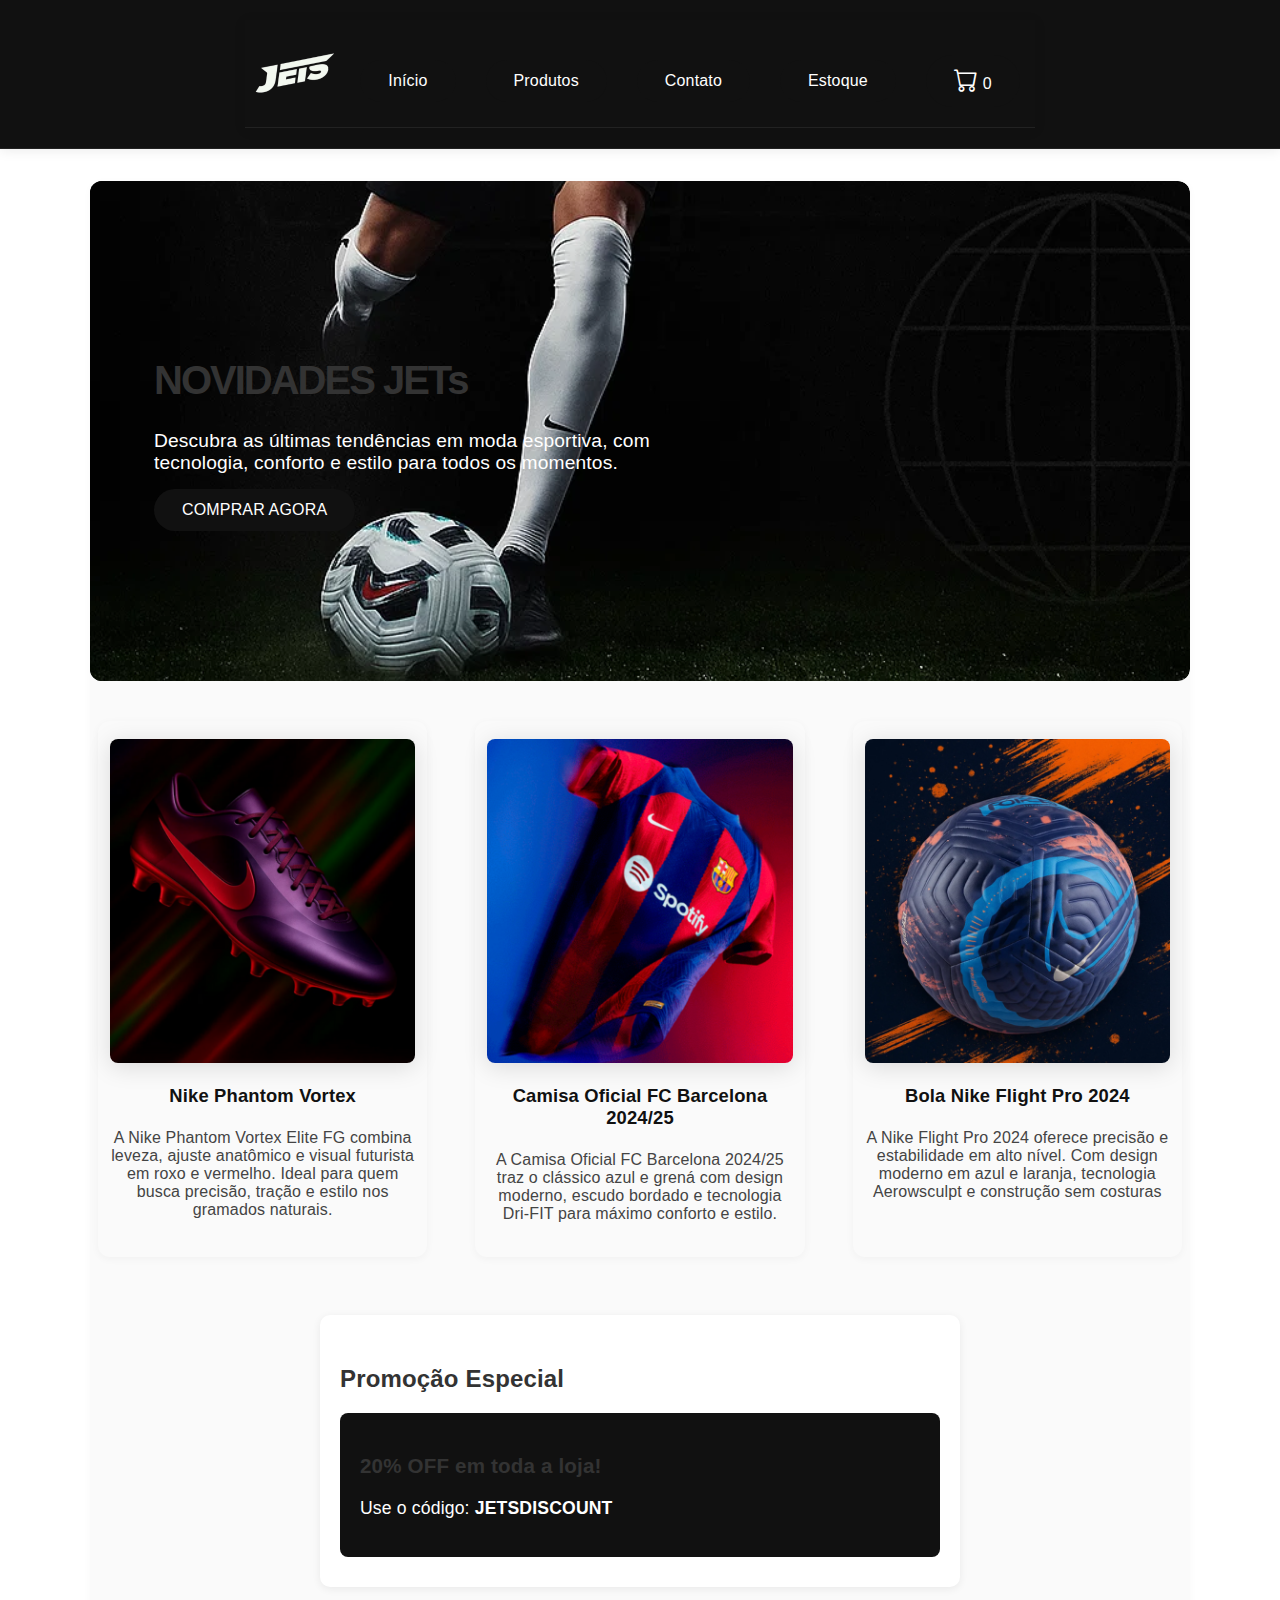
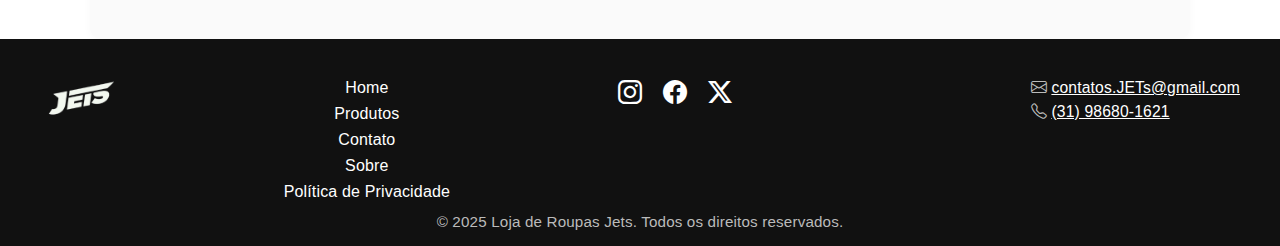
<file: JETS/src/pages/index.html>
<!DOCTYPE html>
<html lang="pt-br">
<head>
    <meta charset="UTF-8">
    <meta name="viewport" content="width=device-width, initial-scale=1.0">
    <title>Loja de Roupas Jets</title>
    <link rel="stylesheet" href="../assets/css/style.css">
    <link rel="stylesheet" href="../assets/css/stylehome.css">
    <link rel="stylesheet" href="https://cdn.jsdelivr.net/npm/bootstrap-icons@1.11.3/font/bootstrap-icons.min.css">
</head>
<body>
    <header id="header-placeholder"></header>
    <main>
        <section class="jets-banner" style="position:relative;">
            <img src="../images/banner2.png" alt="Banner promocional da Jet com produtos em destaque">
            <div class="jets-banner-content">
                <h1 class="banner-title">NOVIDADES JETs</h1>
                <p class="banner-desc">Descubra as últimas tendências em moda esportiva, com tecnologia, conforto e estilo para todos os momentos.</p>
                <a href="Produtos.php" class="btn">COMPRAR AGORA</a>
            </div>
        </section>
        <section class="destaques">
            <div class="destaque-card">
                <img src="../images/BANNER.png" alt="Nike Phantom Vortex">
                <h3>Nike Phantom Vortex</h3>
                <p>A Nike Phantom Vortex Elite FG combina leveza, ajuste anatômico e visual futurista em roxo e vermelho. Ideal para quem busca precisão, tração e estilo nos gramados naturais.</p>
            </div>
            <div class="destaque-card">
                <img src="../images/Barça.png" alt="Camisa Oficial FC Barcelona 2024/25">
                <h3>Camisa Oficial FC Barcelona 2024/25</h3>
                <p>A Camisa Oficial FC Barcelona 2024/25 traz o clássico azul e grená com design moderno, escudo bordado e tecnologia Dri-FIT para máximo conforto e estilo.</p>
            </div>
            <div class="destaque-card">
                <img src="../images/bola.png" alt="Bola Nike Flight Pro 2024">
                <h3>Bola Nike Flight Pro 2024</h3>
                <p>A Nike Flight Pro 2024 oferece precisão e estabilidade em alto nível. Com design moderno em azul e laranja, tecnologia Aerowsculpt e construção sem costuras</p>
            </div>
        </section>
        <section class="promotions">
            <h2>Promoção Especial</h2>
            <div class="promotion-item">
                <h3>20% OFF em toda a loja!</h3>
                <p>Use o código: <strong>JETSDISCOUNT</strong></p>
            </div>
        </section>
    </main>
    <footer id="footer-placeholder"></footer>
    <script src="../scripts/main.js"></script>
</body>
</html>
</file>
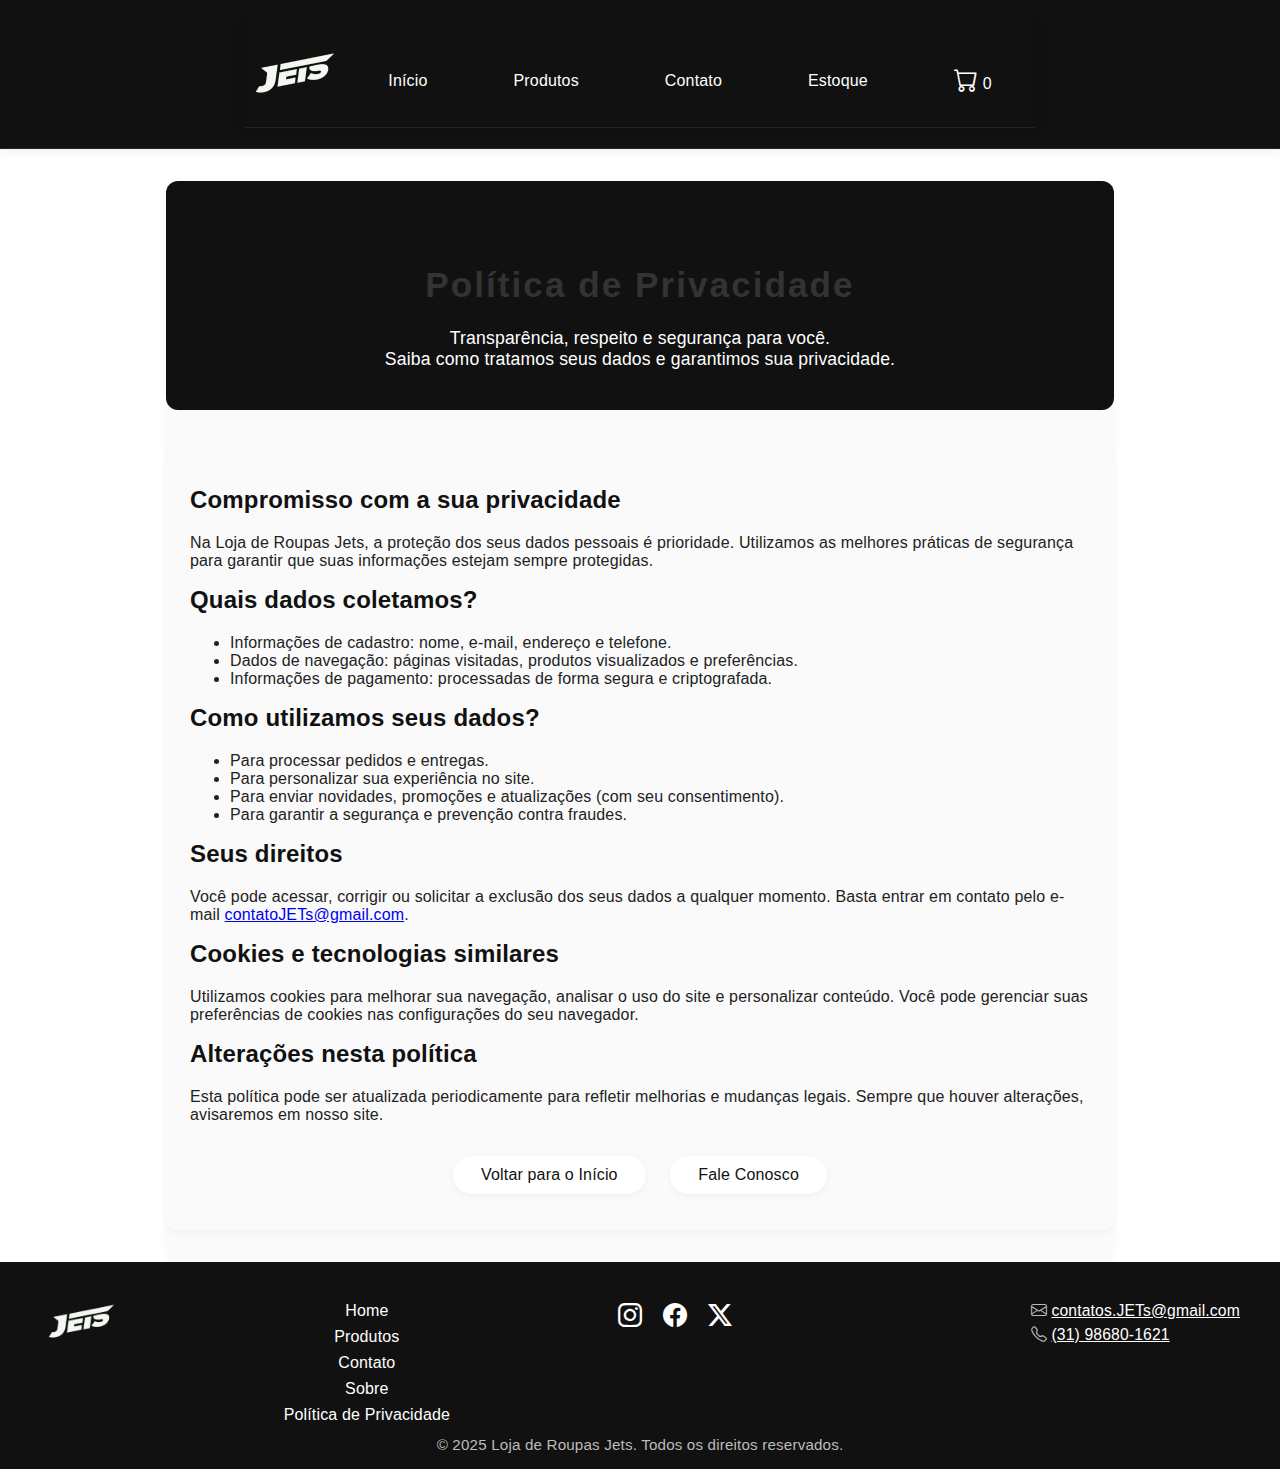
<file: JETS/src/pages/Politica-de-Privacidade.html>
<!DOCTYPE html>
<html lang="pt-br">
<head>
    <meta charset="UTF-8">
    <meta name="viewport" content="width=device-width, initial-scale=1.0">
    <title>Política de Privacidade - Loja de Roupas Jets</title>
    <link rel="stylesheet" href="../assets/css/style.css">
    <link rel="stylesheet" href="../assets/css/stylesobre.css">
    <link rel="stylesheet" href="https://cdn.jsdelivr.net/npm/bootstrap-icons@1.11.3/font/bootstrap-icons.min.css">
</head>
<body>
    <header id="header-placeholder"></header>
    <main>
        <section class="about-hero">
            <h1 style="font-size:2.2em;letter-spacing:2px;">Política de Privacidade</h1>
            <p style="font-size:1.1em;max-width:650px;margin:0 auto;">
                Transparência, respeito e segurança para você.<br>
                Saiba como tratamos seus dados e garantimos sua privacidade.
            </p>
        </section>
        <section class="about-content">
            <h2>Compromisso com a sua privacidade</h2>
            <p>
                Na Loja de Roupas Jets, a proteção dos seus dados pessoais é prioridade. Utilizamos as melhores práticas de segurança para garantir que suas informações estejam sempre protegidas.
            </p>
            <h2>Quais dados coletamos?</h2>
            <ul>
                <li>Informações de cadastro: nome, e-mail, endereço e telefone.</li>
                <li>Dados de navegação: páginas visitadas, produtos visualizados e preferências.</li>
                <li>Informações de pagamento: processadas de forma segura e criptografada.</li>
            </ul>
            <h2>Como utilizamos seus dados?</h2>
            <ul>
                <li>Para processar pedidos e entregas.</li>
                <li>Para personalizar sua experiência no site.</li>
                <li>Para enviar novidades, promoções e atualizações (com seu consentimento).</li>
                <li>Para garantir a segurança e prevenção contra fraudes.</li>
            </ul>
            <h2>Seus direitos</h2>
            <p>
                Você pode acessar, corrigir ou solicitar a exclusão dos seus dados a qualquer momento. Basta entrar em contato pelo e-mail <a href="mailto:contatoJET@gmail.com">contatoJETs@gmail.com</a>.
            </p>
            <h2>Cookies e tecnologias similares</h2>
            <p>
                Utilizamos cookies para melhorar sua navegação, analisar o uso do site e personalizar conteúdo. Você pode gerenciar suas preferências de cookies nas configurações do seu navegador.
            </p>
            <h2>Alterações nesta política</h2>
            <p>
                Esta política pode ser atualizada periodicamente para refletir melhorias e mudanças legais. Sempre que houver alterações, avisaremos em nosso site.
            </p>
            <div class="about-links">
                <a href="index.html">Voltar para o Início</a>
                <a href="Contato.php">Fale Conosco</a>
            </div>
        </section>
    </main>
    <footer id="footer-placeholder"></footer>
    <script src="../scripts/main.js"></script>
</body>
</html>
</file>
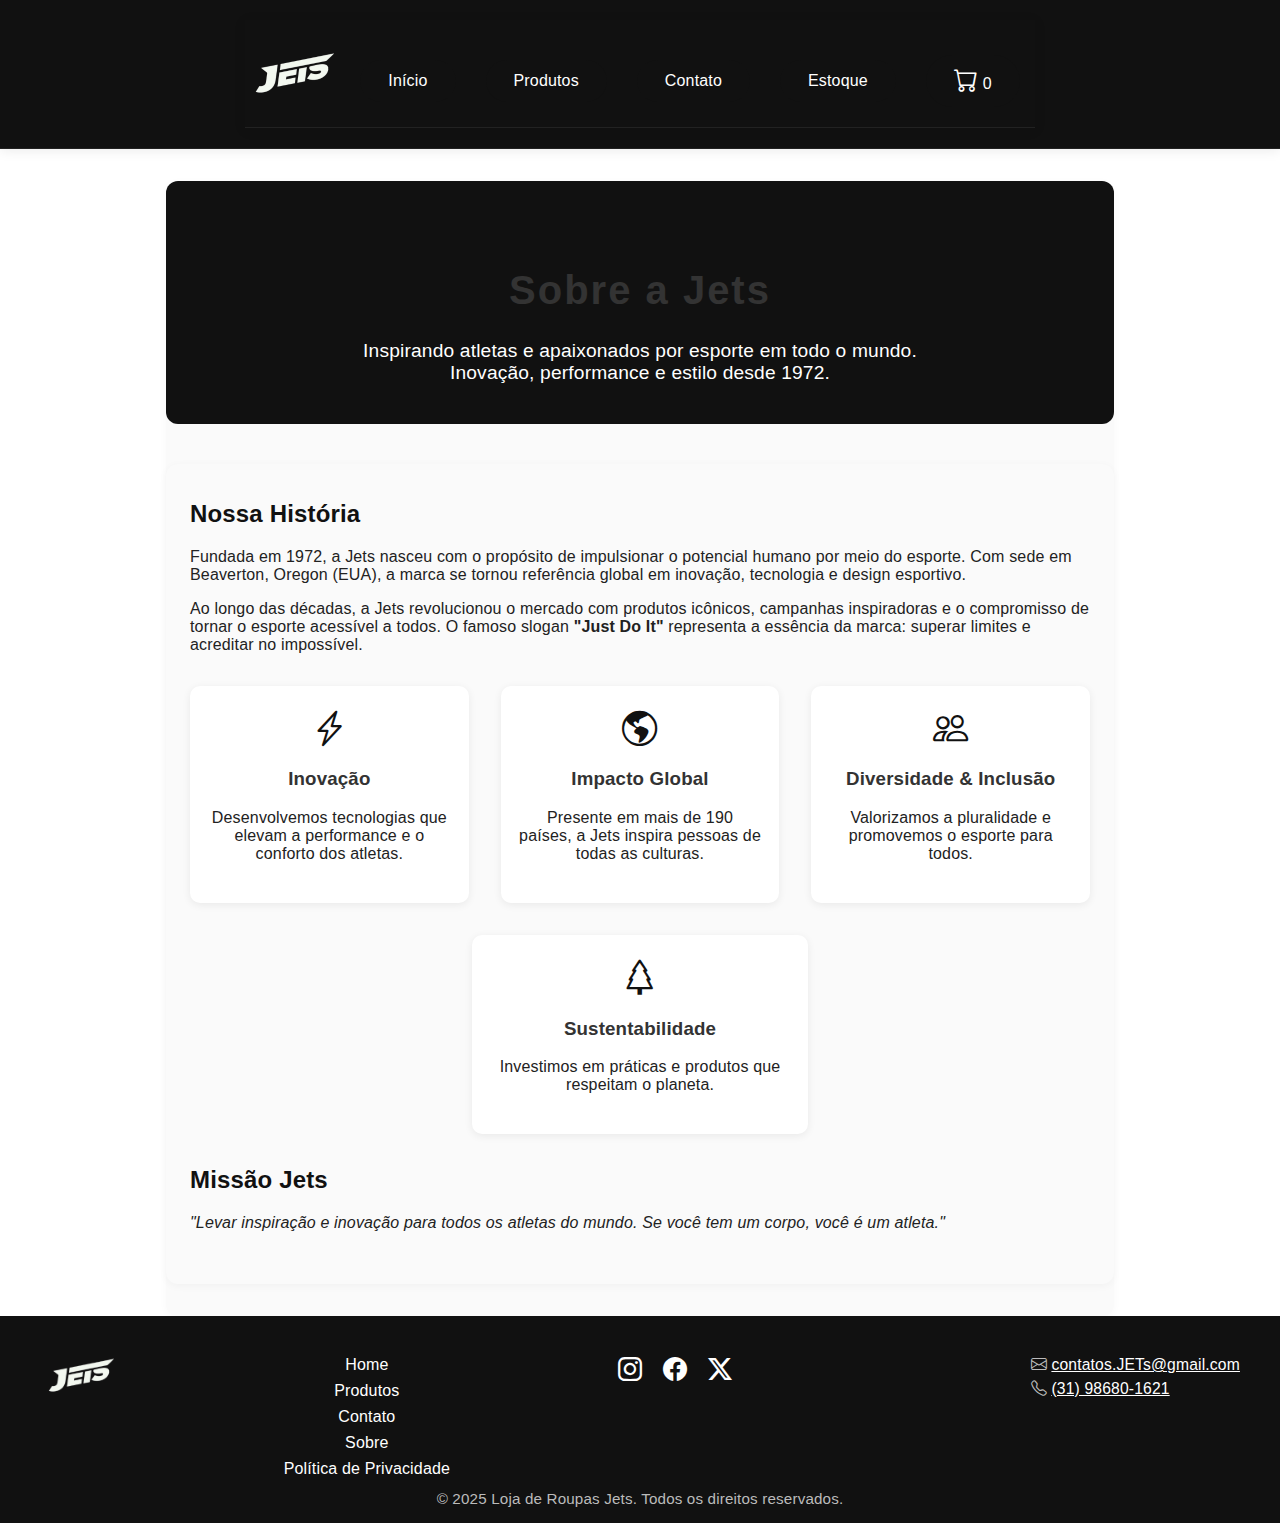
<file: JETS/src/pages/sobre.html>
<!DOCTYPE html>
<html lang="pt-br">
<head>
    <meta charset="UTF-8">
    <meta name="viewport" content="width=device-width, initial-scale=1.0">
    <title>Sobre a Jets - Loja de Roupas Jets</title>
    <link rel="stylesheet" href="../assets/css/style.css">
    <link rel="stylesheet" href="../assets/css/stylesobre.css">
    <link rel="stylesheet" href="https://cdn.jsdelivr.net/npm/bootstrap-icons@1.11.3/font/bootstrap-icons.min.css">
</head>
<body>
    <header id="header-placeholder"></header>
    <main>
        <section class="about-hero">
            <h1 style="font-size:2.5em;letter-spacing:2px;">Sobre a Jets</h1>
            <p style="font-size:1.2em;max-width:600px;margin:0 auto;">
                Inspirando atletas e apaixonados por esporte em todo o mundo.<br>
                Inovação, performance e estilo desde 1972.
            </p>
        </section>
        <section class="about-content">
            <h2>Nossa História</h2>
            <p>
                Fundada em 1972, a Jets nasceu com o propósito de impulsionar o potencial humano por meio do esporte. Com sede em Beaverton, Oregon (EUA), a marca se tornou referência global em inovação, tecnologia e design esportivo.
            </p>
            <p>
                Ao longo das décadas, a Jets revolucionou o mercado com produtos icônicos, campanhas inspiradoras e o compromisso de tornar o esporte acessível a todos. O famoso slogan <strong>"Just Do It"</strong> representa a essência da marca: superar limites e acreditar no impossível.
            </p>
            <div class="about-values">
                <div class="about-value">
                    <i class="bi bi-lightning-charge"></i>
                    <h3>Inovação</h3>
                    <p>Desenvolvemos tecnologias que elevam a performance e o conforto dos atletas.</p>
                </div>
                <div class="about-value">
                    <i class="bi bi-globe-americas"></i>
                    <h3>Impacto Global</h3>
                    <p>Presente em mais de 190 países, a Jets inspira pessoas de todas as culturas.</p>
                </div>
                <div class="about-value">
                    <i class="bi bi-people"></i>
                    <h3>Diversidade & Inclusão</h3>
                    <p>Valorizamos a pluralidade e promovemos o esporte para todos.</p>
                </div>
                <div class="about-value">
                    <i class="bi bi-tree"></i>
                    <h3>Sustentabilidade</h3>
                    <p>Investimos em práticas e produtos que respeitam o planeta.</p>
                </div>
            </div>
            <h2>Missão Jets</h2>
            <p>
                <em>
                    "Levar inspiração e inovação para todos os atletas do mundo. Se você tem um corpo, você é um atleta."
                </em>
            </p>
        </section>
    </main>
    <footer id="footer-placeholder"></footer>
    <script src="../scripts/main.js"></script>
</body>
</html>
</file>
<file: JETS/src/assets/css/style.css>
html, body {
    height: 100%;
    margin: 0;
    padding: 0;
}

body {
    min-height: 100vh;
    display: flex;
    flex-direction: column;
    font-family: 'Segoe UI', 'Arial', 'Helvetica Neue', sans-serif;
    background: #fff;
    color: #222;
    letter-spacing: 0.01em;
}

main {
    flex: 1;
    background: #fafafa;
    border-radius: 12px;
    margin: 32px auto 0 auto;
    max-width: 1100px;
    box-shadow: 0 2px 8px rgba(0,0,0,0.03);
    padding: 0 0 32px 0;
}

header {
    display: flex;
    align-items: center;
    justify-content: center; /* mantém o nav centralizado */
    background-color: #111;
    color: #fff;
    padding: 20px 0;
    padding-left: 0;
    padding-right: 0;
    box-shadow: 0 2px 12px rgba(0,0,0,0.08);
    border-bottom: 1px solid #222;
    position: relative;
    z-index: 10;
}

.logo {
    display: flex;
    align-items: center;
    margin-right: 0; /* garante que não haja espaço à direita */
    margin-left: 0;  /* garante que não haja espaço à esquerda */
}

.header-center {
    display: flex;
    justify-content: center;
    align-items: center;
    flex: 1;
}

nav {
    margin: 0;
    display: flex;
    align-items: center;
    justify-content: center;
}

nav a {
    color: #fff;
    text-decoration: none;
    margin: 0 15px;
}

nav a:hover {
    text-decoration: underline;
}

h1, h2, h3 {
    color: #333;
}

.product-list {
    display: flex;
    flex-wrap: wrap;
    justify-content: space-around;
    padding: 20px;
}

.product {
    background-color: #fff;
    border: 1px solid #ddd;
    border-radius: 5px;
    margin: 10px;
    padding: 15px;
    width: 200px;
    text-align: center;
}

.product img {
    max-width: 100%;
    height: auto;
}

.footer {
    background-color: #111;
    color: #fff;
    text-align: center;
    padding: 10px;
    position: relative;
    bottom: 0;
    width: 100%;
}

/* Footer moderno */
.main-footer {
    background: #111;
    color: #fff;
    padding: 40px 0 16px 0;
    width: 100%;
    font-size: 1rem;
}
.footer-content {
    display: flex;
    flex-wrap: wrap;
    align-items: flex-start;
    justify-content: space-between;
    max-width: 1200px;
    margin: 0 auto 12px auto;
    gap: 32px;
}
.footer-logo {
    display: flex;
    align-items: center;
    justify-content: flex-start;
}
.footer-logo img {
    height: 40px;
}
.footer-nav {
    display: flex;
    flex-direction: column;
    gap: 8px;
}
.footer-nav a {
    color: #fff;
    text-decoration: none;
    font-size: 1rem;
    transition: color 0.2s;
}
.footer-nav a:hover {
    color: #aaa;
}
.footer-social a {
    margin: 0 8px;
    color: #fff;
    font-size: 1.5rem;
    transition: color 0.2s;
}
.footer-social a:hover {
    color: #aaa;
}
.footer-newsletter form {
    display: flex;
    flex-direction: column;
    gap: 8px;
}
.footer-newsletter input[type="email"] {
    padding: 8px;
    border-radius: 5px;
    border: none;
    font-size: 1rem;
}
.footer-newsletter button {
    background: #fff;
    color: #111;
    border: none;
    border-radius: 30px;
    padding: 8px 0;
    font-size: 1rem;
    cursor: pointer;
    transition: background 0.3s, color 0.3s;
}
.footer-newsletter button:hover {
    background: #111;
    color: #fff;
}
.footer-contact p {
    margin: 0 0 6px 0;
    font-size: 0.98rem;
    color: #bbb;
}
.footer-copy {
    text-align: center;
    font-size: 0.95rem;
    color: #bbb;
    margin-top: 8px;
}

.btn {
    background-color: #111;
    color: #fff;
    padding: 12px 28px;
    border: none;
    border-radius: 30px;
    font-size: 1rem;
    cursor: pointer;
    transition: background 0.3s;
    text-decoration: none;
    display: inline-block;
    margin-top: 15px;
}
.btn:hover {
    background-color: #e5e5e5;
    color: #111;
}

.hero {
    background: url('../images/banner-jets.jpg') center/cover no-repeat;
    color: #fff;
    padding: 80px 20px 60px 20px;
    text-align: center;
    border-radius: 10px;
    margin-bottom: 30px;
}

.promotions {
    background: #fff;
    border-radius: 10px;
    padding: 30px 20px;
    margin: 20px auto;
    max-width: 600px;
    box-shadow: 0 2px 8px rgba(0,0,0,0.07);
}

.promotion-item {
    background: #111;
    color: #fff;
    padding: 20px;
    border-radius: 8px;
    margin-top: 10px;
    font-size: 1.1rem;
}

.product-list {
    display: flex;
    flex-wrap: wrap;
    gap: 30px;
    justify-content: center;
}

.product-item {
    background: #fff;
    border-radius: 10px;
    box-shadow: 0 2px 8px rgba(0,0,0,0.07);
    padding: 20px;
    width: 240px;
    text-align: center;
    transition: transform 0.2s;
}
.product-item:hover {
    transform: translateY(-5px) scale(1.03);
}
.product-item img {
    border-radius: 8px;
    margin-bottom: 10px;
}

form {
    background: #fff;
    padding: 25px;
    border-radius: 10px;
    max-width: 400px;
    margin: 20px auto;
    box-shadow: 0 2px 8px rgba(0,0,0,0.07);
    display: flex;
    flex-direction: column;
    gap: 12px;
}
form input, form textarea {
    padding: 10px;
    border-radius: 5px;
    border: 1px solid #ddd;
    font-size: 1rem;
}
form button {
    background: #111;
    color: #fff;
    border: none;
    border-radius: 30px;
    padding: 10px 0;
    font-size: 1rem;
    cursor: pointer;
    margin-top: 10px;
}
form button:hover {
    background: #e5e5e5;
    color: #111;
}

/* Animações sutis */
.btn, .footer-newsletter button {
    transition: background 0.3s, color 0.3s, box-shadow 0.2s;
}
.btn:hover, .footer-newsletter button:hover {
    background: #e5e5e5;
    color: #111;
    box-shadow: 0 2px 8px rgba(0,0,0,0.10);
}
.destaque-card {
    transition: transform 0.18s, box-shadow 0.18s;
    background: #fafafa;
    border-radius: 12px;
    box-shadow: 0 2px 8px rgba(0,0,0,0.04);
    padding: 18px 12px;
    margin: 0 8px 18px 8px;
}
.destaque-card:hover {
    transform: translateY(-6px) scale(1.03);
    box-shadow: 0 6px 24px rgba(0,0,0,0.10);
    background: #f5f5f5;
}

/* Adicione ao seu arquivo de CSS */
.btn-animado {
    transition: background 0.3s, color 0.3s, transform 0.2s;
}
.btn-animado:hover, .btn-animado:focus {
    background: #111;
    color: #fff;
    transform: scale(1.05);
}

/* Responsivo */
@media (max-width: 900px) {
    .footer-content {
        flex-direction: column;
        align-items: flex-start;
        gap: 18px;
    }
    main {
        margin: 18px 0 0 0;
        border-radius: 0;
        max-width: 100%;
        box-shadow: none;
    }
}
@media (max-width: 700px) {
    .product-list {
        flex-direction: column;
        align-items: center;
    }
    .hero {
        padding: 40px 10px;
    }
    .footer-content {
        flex-direction: column;
        align-items: center;
        gap: 10px;
    }
    .footer-nav {
        margin: 10px 0;
    }
    .footer-logo {
        justify-content: center;
    }
}

.nav-logo-inicio {
    display: flex;
    align-items: center;
    gap: 12px; /* espaço entre logo e link */
}
.logo-img {
    height: 36px; /* ajuste conforme necessário */
    display: block;
}
.logo-link {
    display: flex;
    align-items: center;
}
.inicio-link {
    font-size: 1.1rem;
    color: #fff;
    text-decoration: none;
    font-weight: bold;
}
</file>
<file: JETS/src/assets/css/stylehome.css>
.jets-banner {
            background: linear-gradient(90deg, #111 60%, #fff 100%);
            display: flex;
            align-items: center;
            justify-content: space-between;
            padding: 0; /* Remove o padding para a imagem ocupar toda a altura */
            border-radius: 12px;
            margin-bottom: 40px;
            color: #fff;
            min-height: 500px; /* Garante altura do banner */
            overflow: hidden;
        }
        .jets-banner-content {
            max-width: 500px;
            margin-left: 5vw;
            z-index: 2;
            position: relative;
        }
        .jets-banner img {
            width: 100%;
            height: 500px;
            object-fit: cover;
            border-radius: 0 12px 12px 0;
            box-shadow: none;
            display: block;
            position: absolute;
            top: 0;
            left: 0;
            z-index: 1;
        }
        @media (max-width: 900px) {
            .jets-banner {
                flex-direction: column;
                text-align: center;
                min-height: 240px;
                position: relative;
            }
            .jets-banner img {
                height: 240px;
                border-radius: 0 0 12px 12px;
                position: static;
            }
            .jets-banner-content {
                margin-left: 0;
                position: relative;
                z-index: 2;
                background: rgba(17,17,17,0.6);
                border-radius: 12px 12px 0 0;
                padding: 20px 10px;
            }
        }
        .banner-title {
    font-size: 2.5rem;
    font-weight: 900;
    letter-spacing: -2px;
}
.banner-desc {
    font-size: 1.2rem;
    margin: 18px 0 0 0;
}

/* Cards de destaque - restaura o layout original */
.destaques {
    display: flex;
    gap: 32px;
    justify-content: center;
    align-items: stretch;
    margin-bottom: 40px;
    flex-wrap: wrap;
}
.destaque-card {
    background: #fafafa;
    border-radius: 12px;
    box-shadow: 0 2px 8px rgba(0,0,0,0.04);
    padding: 18px 12px;
    margin: 0 8px 18px 8px;
    max-width: 320px;
    min-width: 220px;
    flex: 1 1 220px;
    display: flex;
    flex-direction: column;
    align-items: center;
    transition: transform 0.18s, box-shadow 0.18s;
}
.destaque-card img {
    max-width: 100%;
    border-radius: 8px;
    margin-bottom: 12px;
    box-shadow: 0 4px 24px rgba(0,0,0,0.13);
}
.destaque-card h3 {
    font-size: 1.15rem;
    font-weight: 700;
    margin: 10px 0 6px 0;
    color: #111;
    text-align: center;
}
.destaque-card p {
    font-size: 1rem;
    color: #444;
    text-align: center;
}

/* Efeito hover */
.destaque-card:hover {
    transform: translateY(-6px) scale(1.03);
    box-shadow: 0 6px 24px rgba(0,0,0,0.10);
    background: #f5f5f5;
}

/* Responsivo */
@media (max-width: 900px) {
    .destaques {
        flex-direction: column;
        gap: 18px;
        align-items: center;
    }
    .destaque-card {
        max-width: 95vw;
    }
}
</file>
<file: JETS/src/assets/css/stylesobre.css>
.about-hero {
            background: #111;
            color: #fff;
            padding: 60px 20px 40px 20px;
            text-align: center;
            border-radius: 12px;
            margin-bottom: 40px;
            position: relative;
            overflow: hidden;
        }
        .about-hero img {
            max-width: 340px;
            border-radius: 12px;
            margin-top: 24px;
            box-shadow: 0 4px 24px rgba(0,0,0,0.13);
        }
        .about-content {
            max-width: 900px;
            margin: 0 auto;
            background: #fafafa;
            border-radius: 12px;
            padding: 36px 24px;
            box-shadow: 0 2px 8px rgba(0,0,0,0.04);
        }
        .about-content h2 {
            color: #111;
            margin-top: 0;
        }
        .about-values {
            display: flex;
            flex-wrap: wrap;
            gap: 32px;
            margin: 32px 0;
            justify-content: center;
        }
        .about-value {
            background: #fff;
            border-radius: 10px;
            box-shadow: 0 2px 8px rgba(0,0,0,0.07);
            padding: 24px 18px;
            flex: 1 1 220px;
            min-width: 220px;
            max-width: 300px;
            text-align: center;
            transition: transform 0.18s, box-shadow 0.18s;
        }
        .about-value:hover {
            transform: translateY(-6px) scale(1.03);
            box-shadow: 0 6px 24px rgba(0,0,0,0.10);
            background: #f5f5f5;
        }
        .about-value i {
            font-size: 2.2em;
            color: #111;
            margin-bottom: 10px;
        }
        .about-links {
            margin-top: 32px;
            text-align: center;
        }
        .about-links a {
            color: #111;
            background: #fff;
            border-radius: 30px;
            padding: 10px 28px;
            text-decoration: none;
            font-weight: 500;
            margin: 0 10px;
            transition: background 0.3s, color 0.3s, box-shadow 0.2s;
            box-shadow: 0 2px 8px rgba(0,0,0,0.04);
            display: inline-block;
        }
        .about-links a:hover {
            background: #111;
            color: #fff;
            box-shadow: 0 6px 24px rgba(0,0,0,0.10);
        }
        @media (max-width: 700px) {
            .about-values {
                flex-direction: column;
                gap: 18px;
            }
            .about-content {
                padding: 18px 8px;
            }
        }
</file>
